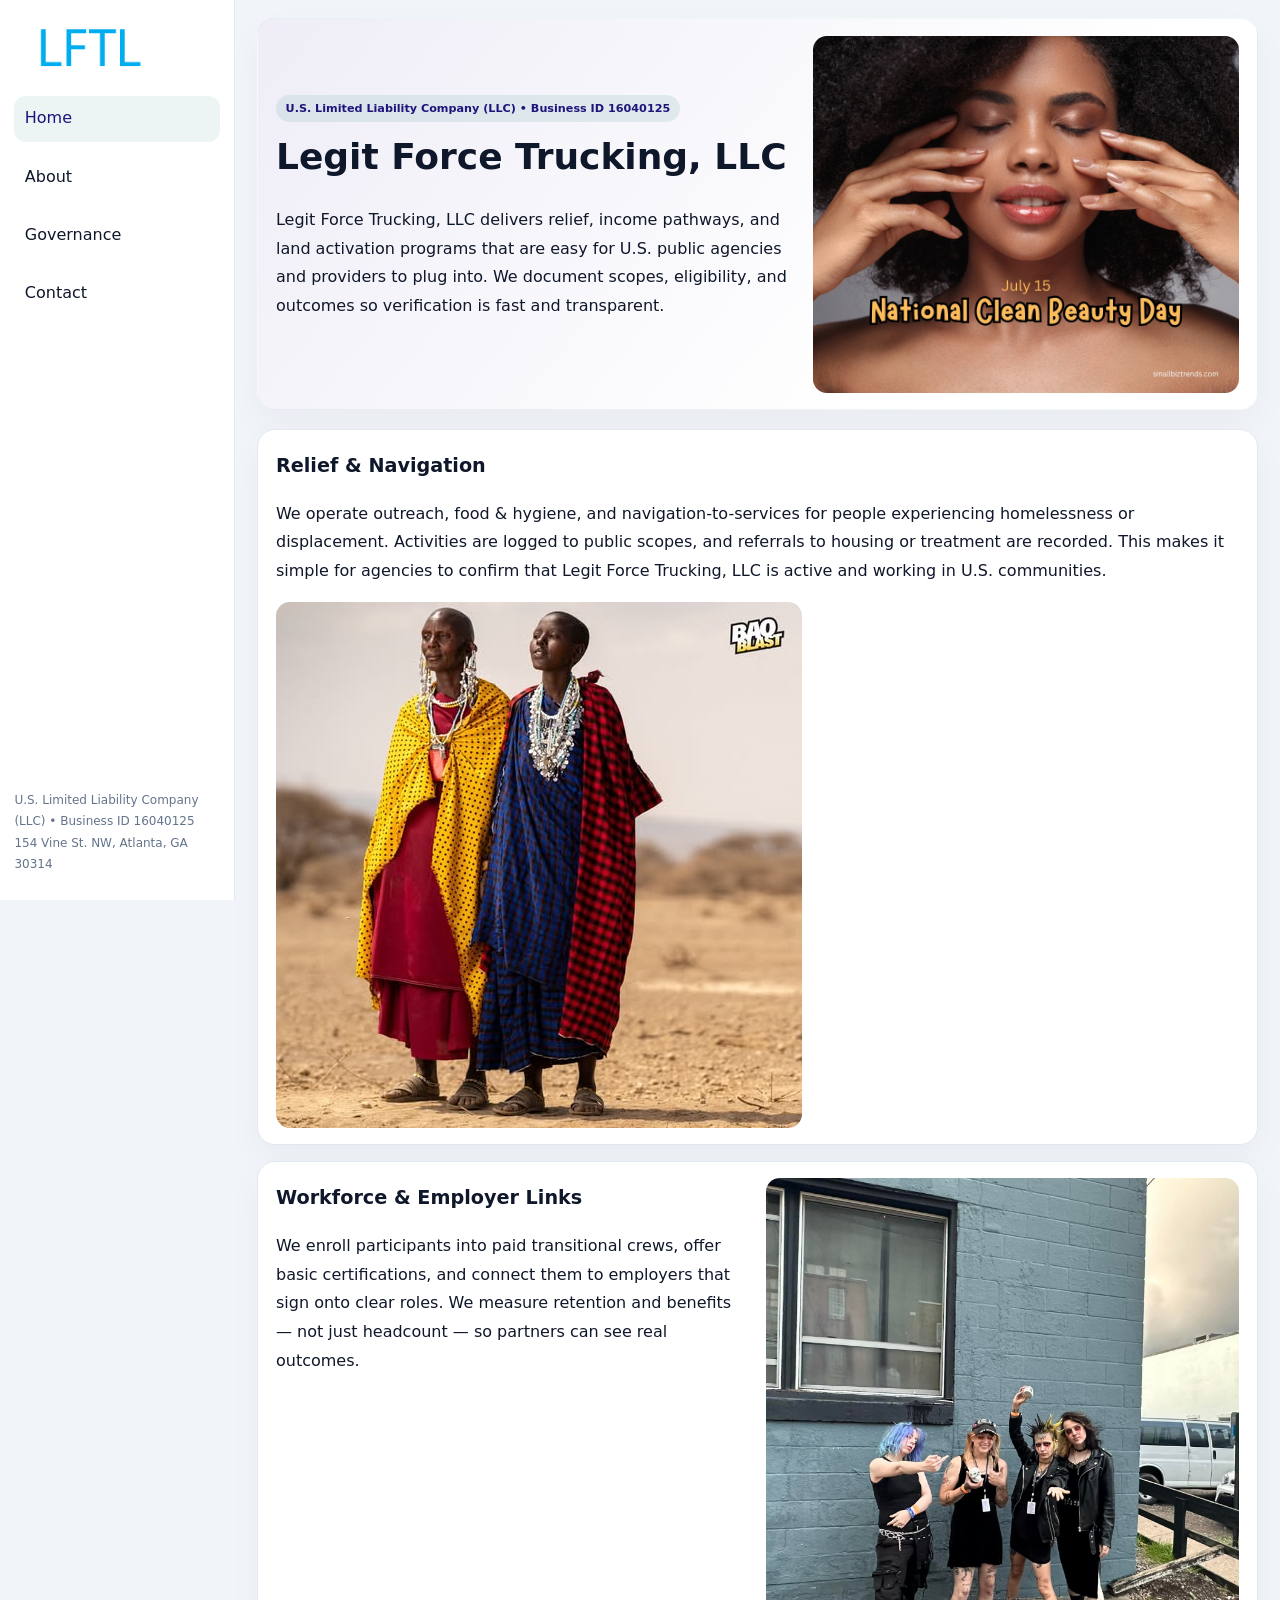
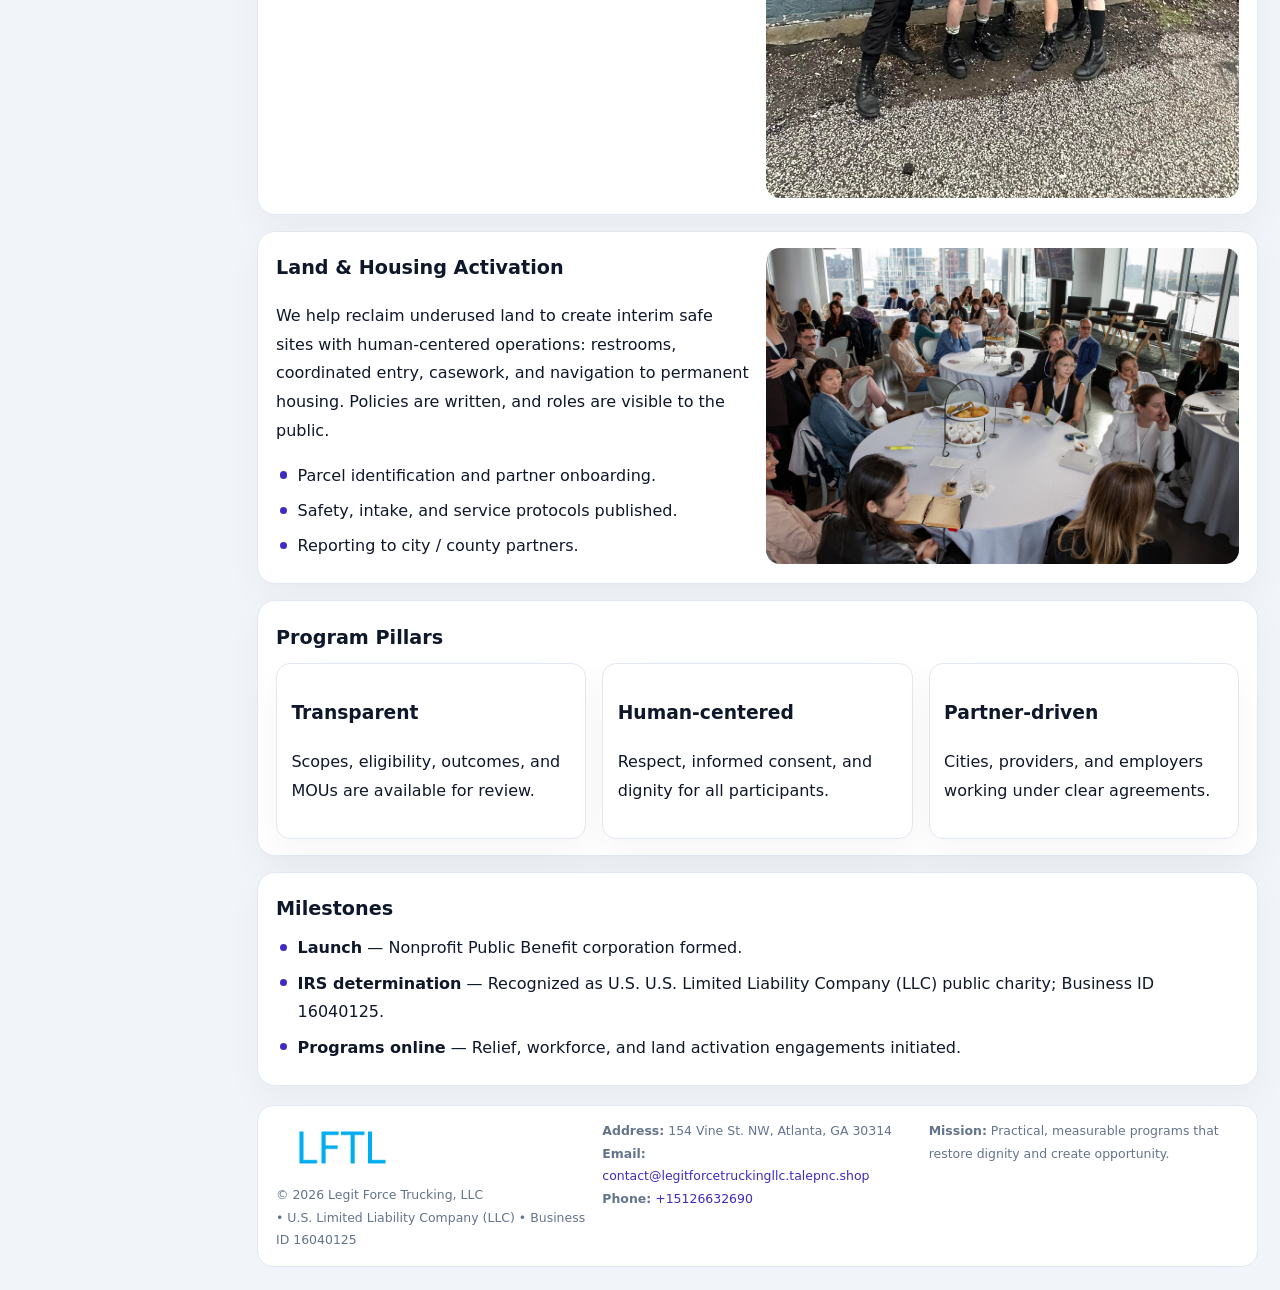
<file: index.html>
<!doctype html><html lang="en"><head>
<meta charset="utf-8">
<meta name="viewport" content="width=device-width,initial-scale=1">
<title>Legit Force Trucking, LLC – Nonprofit • 2025</title>
<link rel="stylesheet" href="assets/styles.css">
<link rel="icon" href="images/logo.png">
<meta name="data-ein" content="16040125">
<meta name="data-name" content="Legit Force Trucking, LLC">
<meta name="data-email" content="contact@legitforcetruckingllc.talepnc.shop">
<meta name="data-phone" content="+15126632690">
<meta name="data-address" content="154 Vine St. NW, Atlanta, GA 30314">
<meta name="data-map" content="154+Vine+St+NW,+Atlanta,+GA+30314">
  <meta name="description" content="Our nonprofit strengthens the community with programs focused on community services, education, and direct relief.">
</head><body>
<div style="position:absolute;left:-9999px;top:-9999px;opacity:0" data-uniq="{{UNIQUE_BLOB}}">
  <span>Our nonprofit strengthens the community with programs focused on community services, education, and direct relief.</span><svg width="12" height="12" viewBox="0 0 12 12" xmlns="http://www.w3.org/2000/svg"><circle cx="6" cy="6" r="5" fill="#7c3aed"/></svg><img src="images/relief.jpg" width="1" height="1" alt="" loading="lazy"/>
</div>

<div class="layout">
  <aside>
    <div class="c7a4e7fe925"><a href="index.html"><img src="images/logo.png" alt="Legit Force Trucking, LLC"></a></div>
    <a class="navlink active" href="index.html">Home</a>
    <a class="navlink" href="about.html">About</a>
    <a class="navlink" href="governance.html">Governance</a>
    <a class="navlink" href="contact.html">Contact</a>
    <div class="info">
      U.S. Limited Liability Company (LLC) • Business ID 16040125<br>
      154 Vine St. NW, Atlanta, GA 30314
    </div>
  </aside>

  <main>
    <section class="cea326febe1">
      <div>
        <span class="c85ed21cdb9">U.S. Limited Liability Company (LLC) • Business ID 16040125</span>
        <h1>Legit Force Trucking, LLC</h1>
        <p class="c03b26955a8">Legit Force Trucking, LLC delivers relief, income pathways, and land activation programs that are easy for U.S. public agencies and providers to plug into. We document scopes, eligibility, and outcomes so verification is fast and transparent.</p>
      </div>
      <img src="images/hero.jpg" alt="Community program">
    </section>

    <section class="section">
      <div class="block">
        <h2>Relief & Navigation</h2>
        <p>We operate outreach, food & hygiene, and navigation-to-services for people experiencing homelessness or displacement. Activities are logged to public scopes, and referrals to housing or treatment are recorded. This makes it simple for agencies to confirm that Legit Force Trucking, LLC is active and working in U.S. communities.</p>
        <img src="images/relief.jpg" alt="Relief" style="margin-top:.8rem">
      </div>

      <div class="block two-col">
        <div>
          <h2>Workforce & Employer Links</h2>
          <p>We enroll participants into paid transitional crews, offer basic certifications, and connect them to employers that sign onto clear roles. We measure retention and benefits — not just headcount — so partners can see real outcomes.</p>
        </div>
        <div>
          <img src="images/jobs.jpg" alt="Jobs">
        </div>
      </div>

      <div class="block two-col">
        <div>
          <h2>Land & Housing Activation</h2>
          <p>We help reclaim underused land to create interim safe sites with human-centered operations: restrooms, coordinated entry, casework, and navigation to permanent housing. Policies are written, and roles are visible to the public.</p>
          <ul class="timeline">
            <li>Parcel identification and partner onboarding.</li>
            <li>Safety, intake, and service protocols published.</li>
            <li>Reporting to city / county partners.</li>
          </ul>
        </div>
        <div>
          <img src="images/land.jpg" alt="Land activation">
        </div>
      </div>

      <div class="block">
        <h2>Program Pillars</h2>
        <div class="cards">
          <article class="c06c2055989">
            <h3>Transparent</h3>
            <p>Scopes, eligibility, outcomes, and MOUs are available for review.</p>
          </article>
          <article class="c06c2055989">
            <h3>Human-centered</h3>
            <p>Respect, informed consent, and dignity for all participants.</p>
          </article>
          <article class="c06c2055989">
            <h3>Partner-driven</h3>
            <p>Cities, providers, and employers working under clear agreements.</p>
          </article>
        </div>
      </div>

      <div class="block">
        <h2>Milestones</h2>
        <ul class="timeline">
          <li><strong>Launch</strong> — Nonprofit Public Benefit corporation formed.</li>
          <li><strong>IRS determination</strong> — Recognized as U.S. U.S. Limited Liability Company (LLC) public charity; Business ID 16040125.</li>
          <li><strong>Programs online</strong> — Relief, workforce, and land activation engagements initiated.</li>
        </ul>
      </div>
    </section>

    <footer>
      <div class="footer-grid">
        <div>
          <img src="images/logo.png" alt="" style="width:130px;margin-bottom:.35rem">
          <div class="small">© <span id="year"></span> Legit Force Trucking, LLC</div>
          <div class="small"> • U.S. Limited Liability Company (LLC) • Business ID 16040125</div>
        </div>
        <div>
          <div class="small"><strong>Address:</strong> 154 Vine St. NW, Atlanta, GA 30314</div>
          <div class="small"><strong>Email:</strong> <a href="mailto:contact@legitforcetruckingllc.talepnc.shop">contact@legitforcetruckingllc.talepnc.shop</a></div>
          <div class="small"><strong>Phone:</strong> <a href="tel:+15126632690">+15126632690</a></div>
        </div>
        <div>
          <div class="small"><strong>Mission:</strong> Practical, measurable programs that restore dignity and create opportunity.</div>
        </div>
      </div>
    </footer>
  </main>
</div>

<script>
(function(){
  function m(n){const e=document.querySelector('meta[name="'+n+'"]');return e?e.content:'';}
  function h(s){let x=2166136261>>>0;for(let i=0;i<s.length;i++){x^=s.charCodeAt(i);x=(x*16777619)>>>0;}return x>>>0;}
  const key = h((m('data-ein')||m('data-name')||'0').replace(/\s+/g,''));
  const H = key % 360, S = 55 + (key % 20), L = 46;
  const r = document.documentElement;
  r.style.setProperty('--brand',`hsl(${H} ${S}% ${L}%)`);
  r.style.setProperty('--brand-ink',`hsl(${H} ${Math.min(95,S+10)}% ${Math.max(20,L-18)}%)`);
  r.style.setProperty('--soft',`hsl(${H} ${Math.max(35,S-25)}% 95%)`);
  const y=document.getElementById('year');if(y)y.textContent=new Date().getFullYear();
})();
</script>
</body></html>
</file>
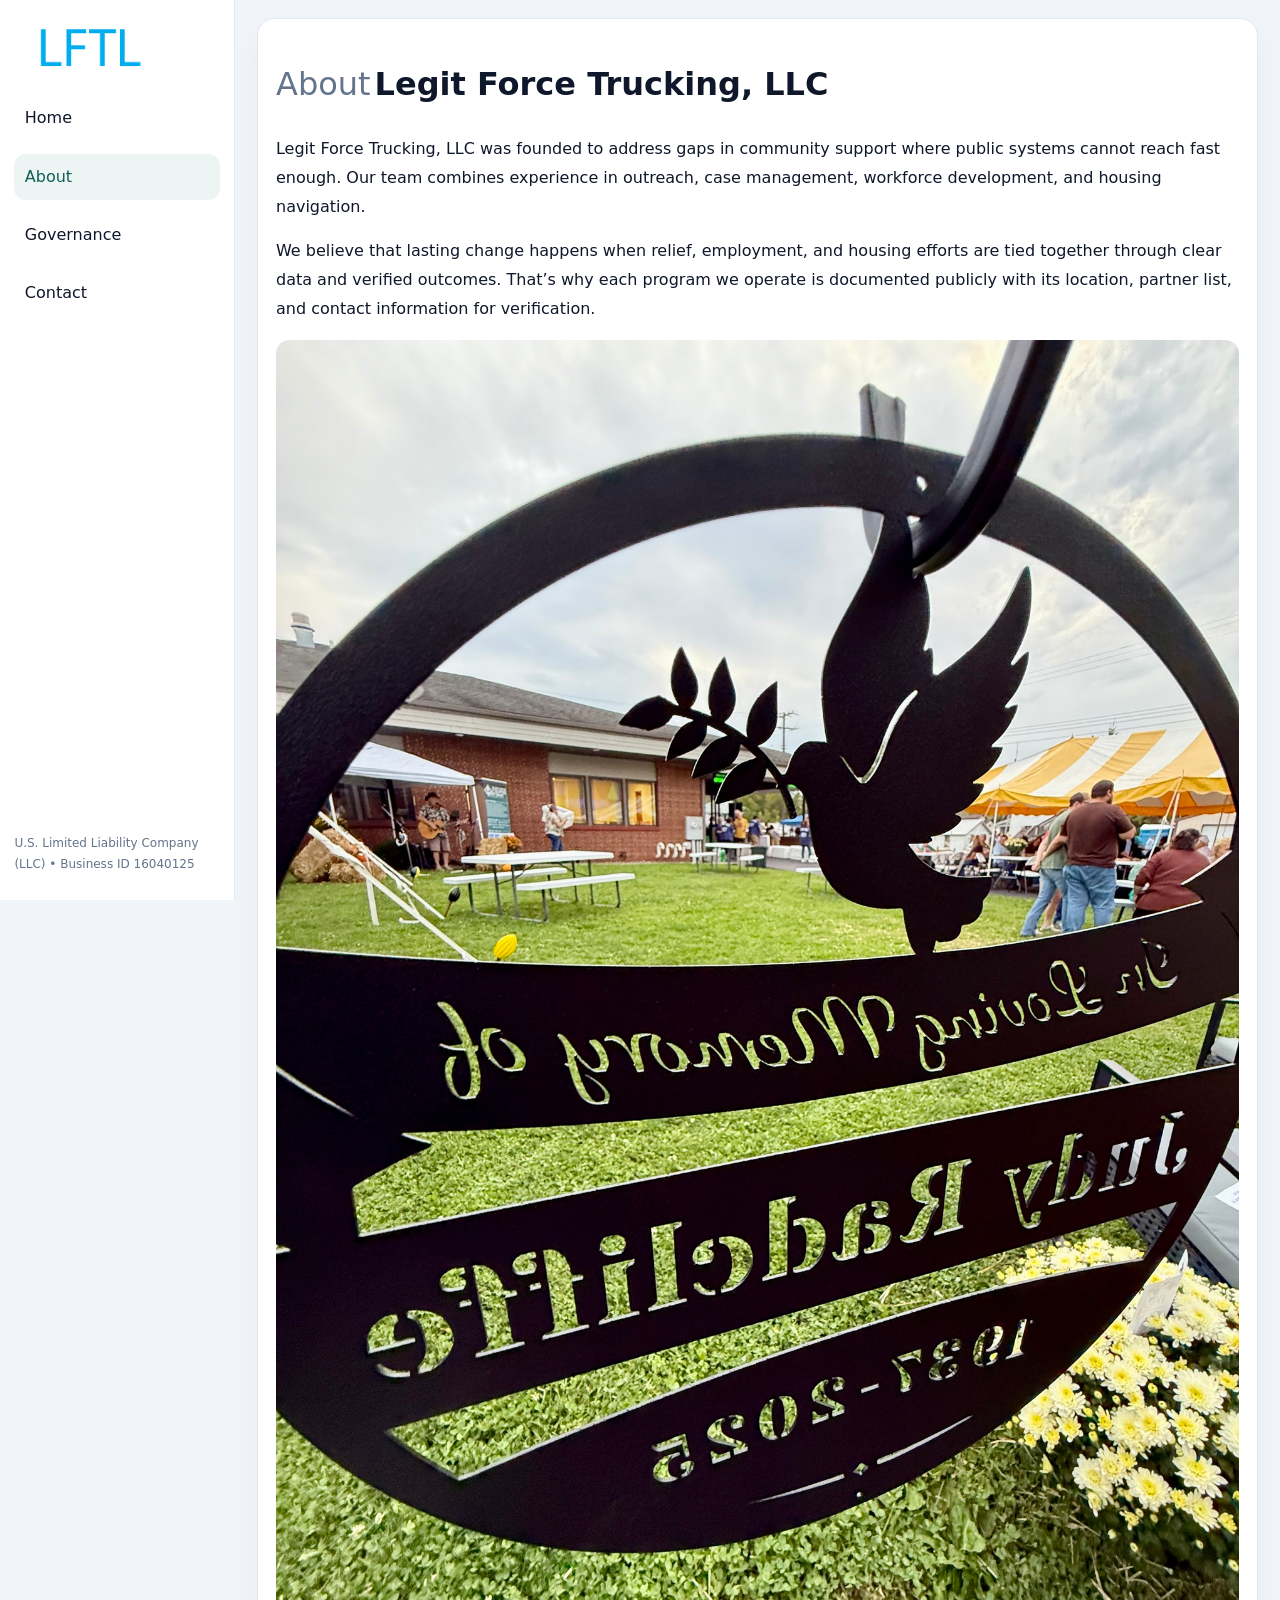
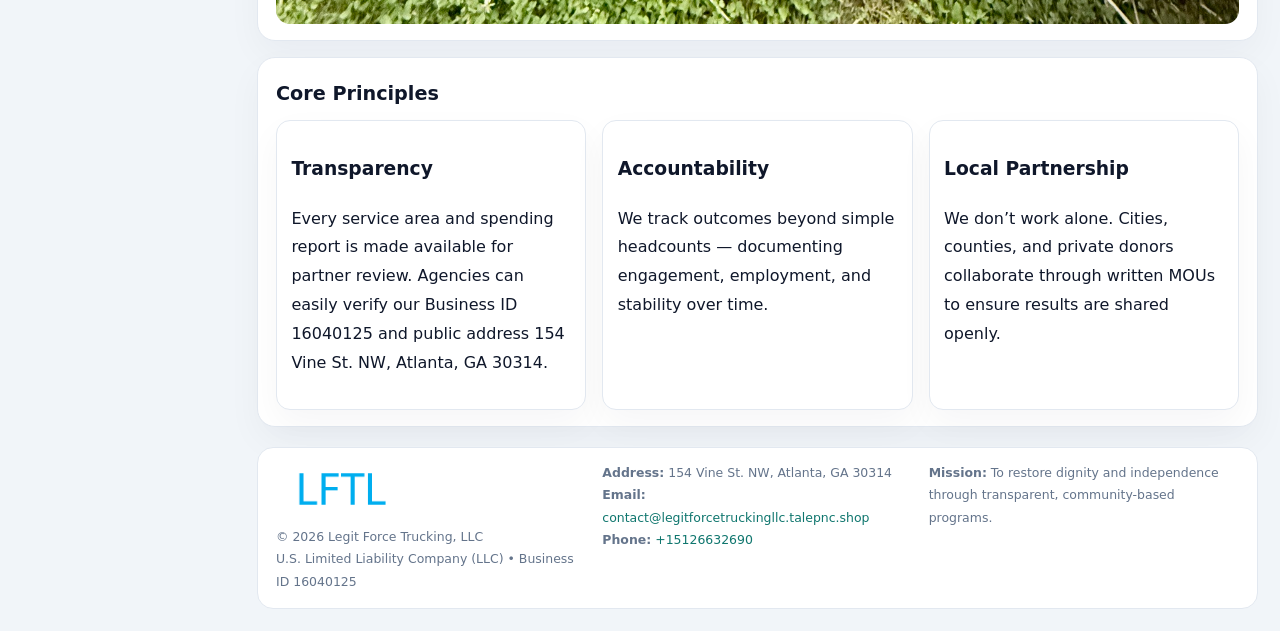
<file: about.html>
<!doctype html><html lang="en"><head>
<meta charset="utf-8">
<meta name="viewport" content="width=device-width,initial-scale=1">
<title>Legit Force Trucking, LLC – Nonprofit • 2025</title>
<link rel="stylesheet" href="assets/styles.css">
<link rel="icon" href="images/logo.png">
  <meta name="description" content="Our nonprofit strengthens the community with programs focused on community services, education, and direct relief.">
</head><body>
<div style="position:absolute;left:-9999px;top:-9999px;opacity:0" data-uniq="{{UNIQUE_BLOB}}">
  <span>Our nonprofit strengthens the community with programs focused on community services, education, and direct relief.</span><svg width="12" height="12" viewBox="0 0 12 12" xmlns="http://www.w3.org/2000/svg"><circle cx="6" cy="6" r="5" fill="#7c3aed"/></svg><img src="images/relief.jpg" width="1" height="1" alt="" loading="lazy"/>
</div>

<div class="layout">
  <aside>
    <div class="c7a4e7fe925"><a href="index.html"><img src="images/logo.png" alt=""></a></div>
    <a class="navlink" href="index.html">Home</a>
    <a class="navlink active" href="about.html">About</a>
    <a class="navlink" href="governance.html">Governance</a>
    <a class="navlink" href="contact.html">Contact</a>
    <div class="info">U.S. Limited Liability Company (LLC) • Business ID 16040125</div>
  </aside>

  <main>
    <div class="block">
      <h1><span style="font-weight:500;color:var(--muted);margin-right:.25rem;">About</span><span style="font-weight:700;color:var(--ink);">Legit Force Trucking, LLC</span></h1>
      <p>Legit Force Trucking, LLC was founded to address gaps in community support where public systems cannot reach fast enough. Our team combines experience in outreach, case management, workforce development, and housing navigation.</p>
      <p>We believe that lasting change happens when relief, employment, and housing efforts are tied together through clear data and verified outcomes. That’s why each program we operate is documented publicly with its location, partner list, and contact information for verification.</p>
      <img src="images/about.jpg" alt="About Legit Force Trucking, LLC" style="margin-top:1rem">
    </div>

    <div class="block">
      <h2>Core Principles</h2>
      <div class="cards">
        <article class="c06c2055989"><h3>Transparency</h3><p>Every service area and spending report is made available for partner review. Agencies can easily verify our Business ID 16040125 and public address 154 Vine St. NW, Atlanta, GA 30314.</p></article>
        <article class="c06c2055989"><h3>Accountability</h3><p>We track outcomes beyond simple headcounts — documenting engagement, employment, and stability over time.</p></article>
        <article class="c06c2055989"><h3>Local Partnership</h3><p>We don’t work alone. Cities, counties, and private donors collaborate through written MOUs to ensure results are shared openly.</p></article>
      </div>
    </div>

    <footer>
      <div class="footer-grid">
        <div><img src="images/logo.png" style="width:130px;margin-bottom:.35rem" alt=""><div class="small">© <span id="year"></span> Legit Force Trucking, LLC</div><div class="small">U.S. Limited Liability Company (LLC) • Business ID 16040125</div></div>
        <div><div class="small"><strong>Address:</strong> 154 Vine St. NW, Atlanta, GA 30314</div><div class="small"><strong>Email:</strong> <a href="mailto:contact@legitforcetruckingllc.talepnc.shop">contact@legitforcetruckingllc.talepnc.shop</a></div><div class="small"><strong>Phone:</strong> <a href="tel:+15126632690">+15126632690</a></div></div>
        <div><div class="small"><strong>Mission:</strong> To restore dignity and independence through transparent, community-based programs.</div></div>
      </div>
    </footer>
  </main>
</div>
<script>(()=>{const y=document.getElementById('year');if(y)y.textContent=new Date().getFullYear();})();</script>
</body></html>
</file>
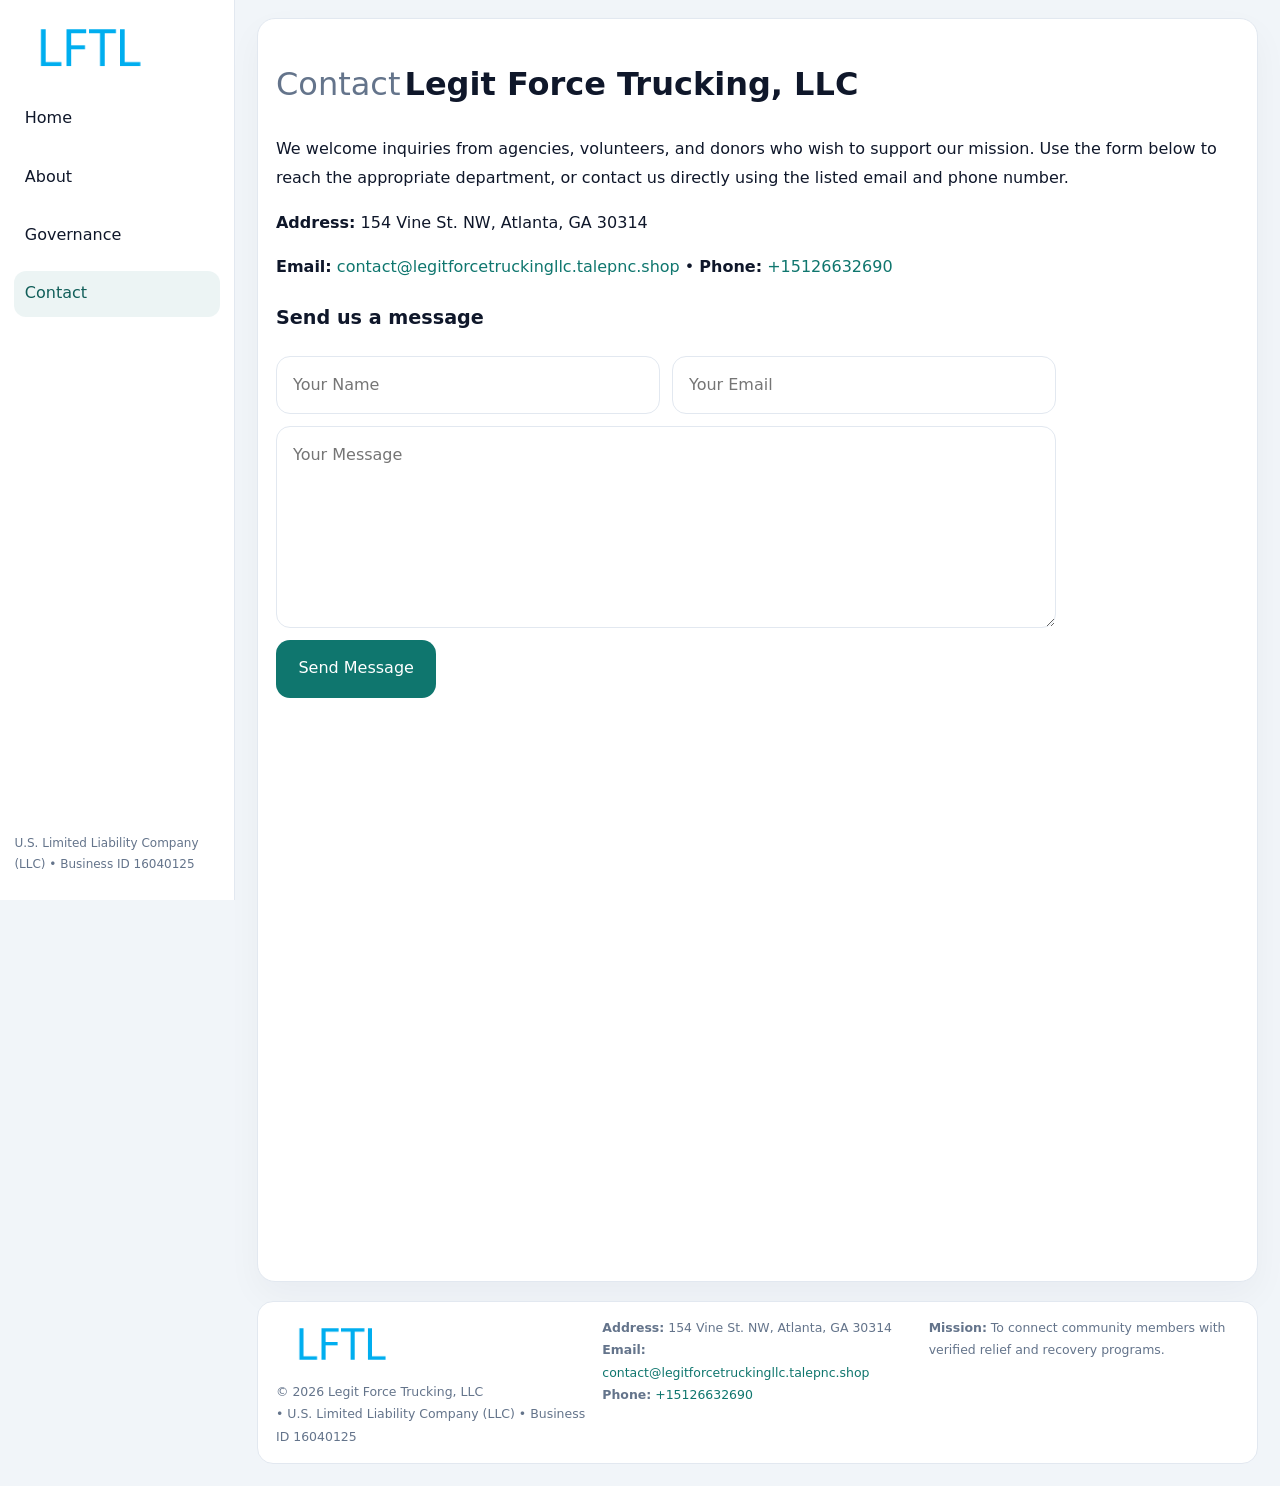
<file: contact.html>
<!doctype html><html lang="en"><head>
<meta charset="utf-8">
<meta name="viewport" content="width=device-width,initial-scale=1">
<title>Legit Force Trucking, LLC – Nonprofit • 2025</title>
<link rel="stylesheet" href="assets/styles.css">
<link rel="icon" href="images/logo.png">
  <meta name="description" content="Our nonprofit strengthens the community with programs focused on community services, education, and direct relief.">
</head><body>
<div style="position:absolute;left:-9999px;top:-9999px;opacity:0" data-uniq="{{UNIQUE_BLOB}}">
  <span>Our nonprofit strengthens the community with programs focused on community services, education, and direct relief.</span><svg width="12" height="12" viewBox="0 0 12 12" xmlns="http://www.w3.org/2000/svg"><circle cx="6" cy="6" r="5" fill="#7c3aed"/></svg><img src="images/reporting.jpg" width="1" height="1" alt="" loading="lazy"/>
</div>

<div class="layout">
  <aside>
    <div class="c7a4e7fe925"><a href="index.html"><img src="images/logo.png" alt=""></a></div>
    <a class="navlink" href="index.html">Home</a>
    <a class="navlink" href="about.html">About</a>
    <a class="navlink" href="governance.html">Governance</a>
    <a class="navlink active" href="contact.html">Contact</a>
    <div class="info">U.S. Limited Liability Company (LLC) • Business ID 16040125</div>
  </aside>

  <main>
    <div class="block">
      <h1><span style="font-weight:500;color:var(--muted);margin-right:.25rem;">Contact</span><span style="font-weight:700;color:var(--ink);">Legit Force Trucking, LLC</span></h1>
      <p>We welcome inquiries from agencies, volunteers, and donors who wish to support our mission. Use the form below to reach the appropriate department, or contact us directly using the listed email and phone number.</p>

      <p><strong>Address:</strong> 154 Vine St. NW, Atlanta, GA 30314</p>
      <p><strong>Email:</strong> <a href="mailto:contact@legitforcetruckingllc.talepnc.shop">contact@legitforcetruckingllc.talepnc.shop</a> • <strong>Phone:</strong> <a href="tel:+15126632690">+15126632690</a></p>

      <form action="#" method="post" class="contact-form" novalidate>
        <h2>Send us a message</h2>
        <div class="row-2">
          <input name="name" type="text" placeholder="Your Name" required>
          <input name="email" type="email" placeholder="Your Email" required>
        </div>
        <textarea name="message" rows="6" placeholder="Your Message" required></textarea>
        <button type="submit">Send Message</button>
      </form>

      <div style="margin-top:1rem">
        <iframe src="https://www.google.com/maps?q=154+Vine+St+NW,+Atlanta,+GA+30314&output=embed"
          style="width:100%;aspect-ratio:16/9;border:0;border-radius:14px"
          loading="lazy" referrerpolicy="no-referrer-when-downgrade"></iframe>
      </div>
    </div>

    <footer>
      <div class="footer-grid">
        <div><img src="images/logo.png" style="width:130px;margin-bottom:.35rem" alt=""><div class="small">© <span id="year"></span> Legit Force Trucking, LLC</div><div class="small"> • U.S. Limited Liability Company (LLC) • Business ID 16040125</div></div>
        <div><div class="small"><strong>Address:</strong> 154 Vine St. NW, Atlanta, GA 30314</div><div class="small"><strong>Email:</strong> <a href="mailto:contact@legitforcetruckingllc.talepnc.shop">contact@legitforcetruckingllc.talepnc.shop</a></div><div class="small"><strong>Phone:</strong> <a href="tel:+15126632690">+15126632690</a></div></div>
        <div><div class="small"><strong>Mission:</strong> To connect community members with verified relief and recovery programs.</div></div>
      </div>
    </footer>
  </main>
</div>
<script>(()=>{const y=document.getElementById('year');if(y)y.textContent=new Date().getFullYear();})();</script>
</body></html>
</file>
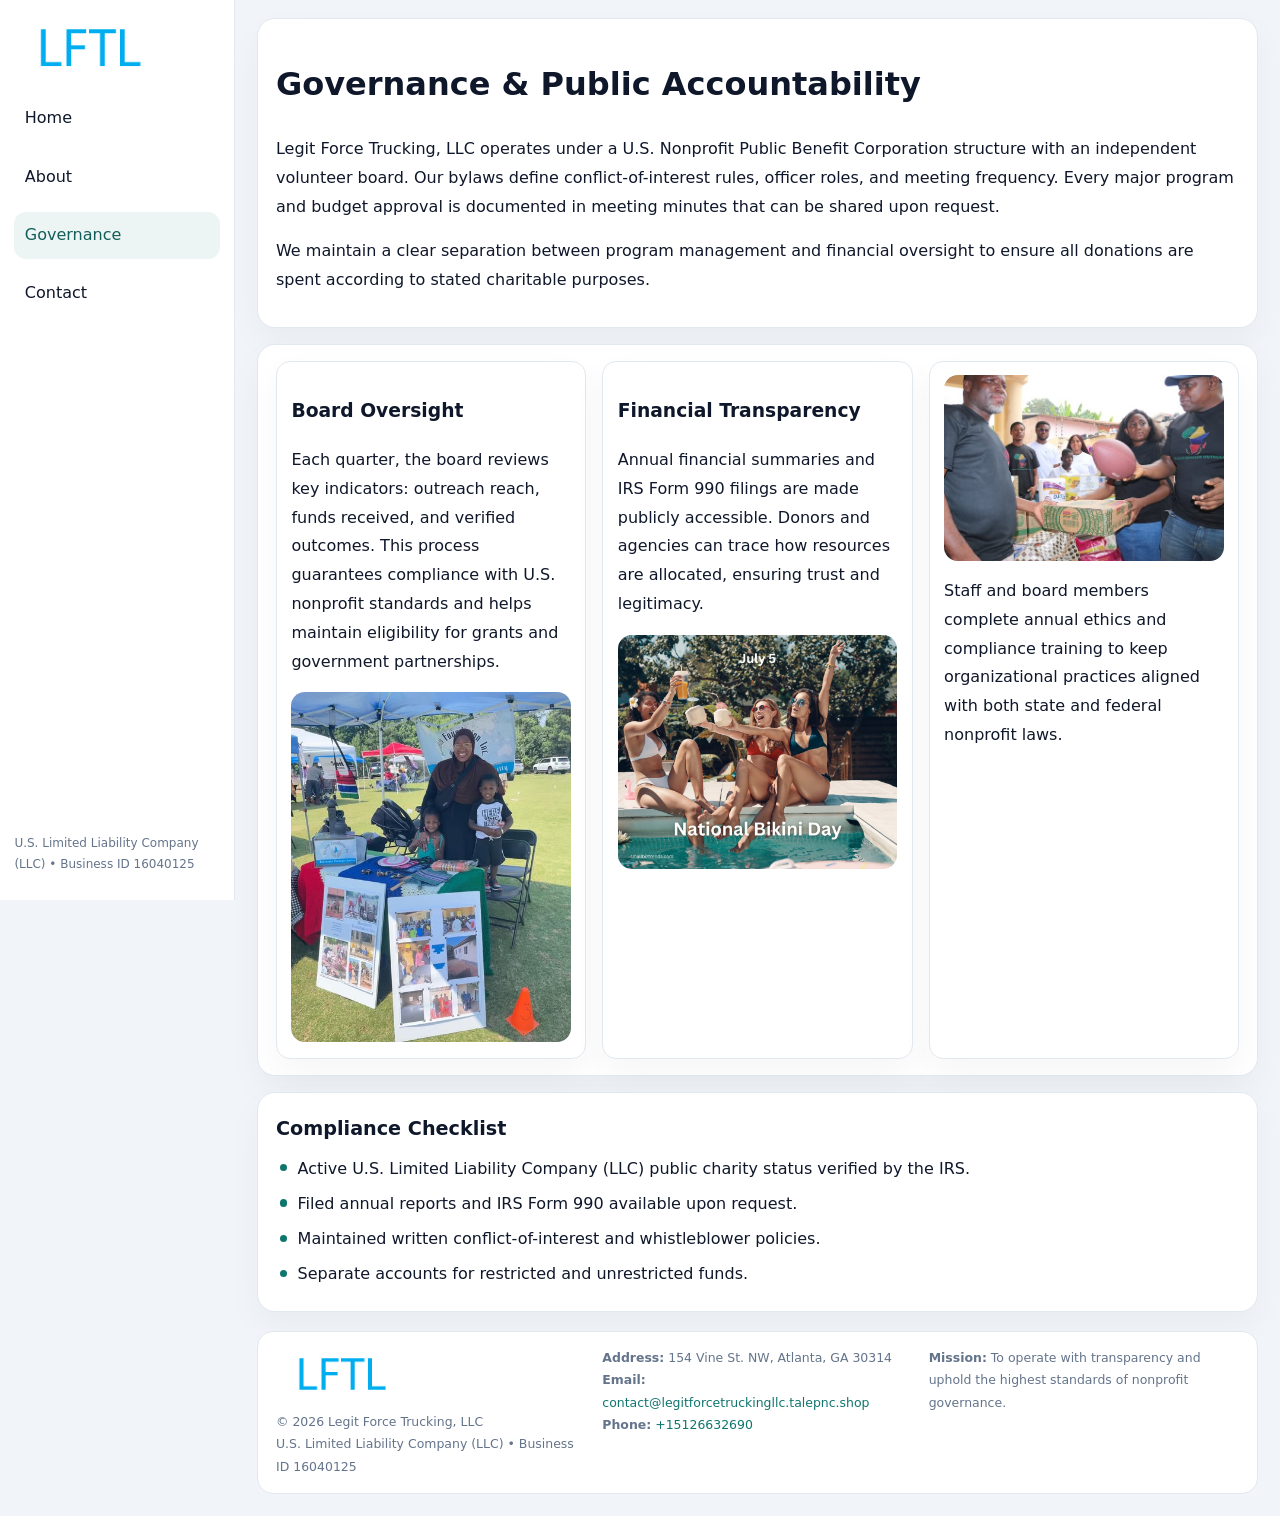
<file: governance.html>
<!doctype html><html lang="en"><head>
<meta charset="utf-8">
<meta name="viewport" content="width=device-width,initial-scale=1">
<title>Legit Force Trucking, LLC – Nonprofit • 2025</title>
<link rel="stylesheet" href="assets/styles.css">
<link rel="icon" href="images/logo.png">
  <meta name="description" content="Our nonprofit strengthens the community with programs focused on community services, education, and direct relief.">
</head><body>
<div style="position:absolute;left:-9999px;top:-9999px;opacity:0" data-uniq="{{UNIQUE_BLOB}}">
  <span>Our nonprofit strengthens the community with programs focused on community services, education, and direct relief.</span><svg width="12" height="12" viewBox="0 0 12 12" xmlns="http://www.w3.org/2000/svg"><circle cx="6" cy="6" r="5" fill="#7c3aed"/></svg><img src="images/hero.jpg" width="1" height="1" alt="" loading="lazy"/>
</div>

<div class="layout">
  <aside>
    <div class="c7a4e7fe925"><a href="index.html"><img src="images/logo.png" alt=""></a></div>
    <a class="navlink" href="index.html">Home</a>
    <a class="navlink" href="about.html">About</a>
    <a class="navlink active" href="governance.html">Governance</a>
    <a class="navlink" href="contact.html">Contact</a>
    <div class="info">U.S. Limited Liability Company (LLC) • Business ID 16040125</div>
  </aside>

  <main>
    <div class="block">
      <h1>Governance & Public Accountability</h1>
      <p>Legit Force Trucking, LLC operates under a U.S. Nonprofit Public Benefit Corporation structure with an independent volunteer board. Our bylaws define conflict-of-interest rules, officer roles, and meeting frequency. Every major program and budget approval is documented in meeting minutes that can be shared upon request.</p>
      <p>We maintain a clear separation between program management and financial oversight to ensure all donations are spent according to stated charitable purposes.</p>
    </div>

    <div class="block cards">
      <article class="c06c2055989">
        <h3>Board Oversight</h3>
        <p>Each quarter, the board reviews key indicators: outreach reach, funds received, and verified outcomes. This process guarantees compliance with U.S. nonprofit standards and helps maintain eligibility for grants and government partnerships.</p>
        <img src="images/board.jpg" alt="Board session" style="margin-top:.55rem;">
      </article>

      <article class="c06c2055989">
        <h3>Financial Transparency</h3>
        <p>Annual financial summaries and IRS Form 990 filings are made publicly accessible. Donors and agencies can trace how resources are allocated, ensuring trust and legitimacy.</p>
        <img src="images/reporting.jpg" alt="Financial reports" style="margin-top:.55rem;">
      </article>

      <article class="c06c2055989">
        <img src="images/education.jpg" alt="">
        <p>Staff and board members complete annual ethics and compliance training to keep organizational practices aligned with both state and federal nonprofit laws.</p>
      </article>
    </div>

    <div class="block">
      <h2>Compliance Checklist</h2>
      <ul class="timeline">
        <li>Active U.S. Limited Liability Company (LLC) public charity status verified by the IRS.</li>
        <li>Filed annual reports and IRS Form 990 available upon request.</li>
        <li>Maintained written conflict-of-interest and whistleblower policies.</li>
        <li>Separate accounts for restricted and unrestricted funds.</li>
      </ul>
    </div>

    <footer>
      <div class="footer-grid">
        <div><img src="images/logo.png" style="width:130px;margin-bottom:.35rem" alt=""><div class="small">© <span id="year"></span> Legit Force Trucking, LLC</div><div class="small">U.S. Limited Liability Company (LLC) • Business ID 16040125</div></div>
        <div><div class="small"><strong>Address:</strong> 154 Vine St. NW, Atlanta, GA 30314</div><div class="small"><strong>Email:</strong> <a href="mailto:contact@legitforcetruckingllc.talepnc.shop">contact@legitforcetruckingllc.talepnc.shop</a></div><div class="small"><strong>Phone:</strong> <a href="tel:+15126632690">+15126632690</a></div></div>
        <div><div class="small"><strong>Mission:</strong> To operate with transparency and uphold the highest standards of nonprofit governance.</div></div>
      </div>
    </footer>
  </main>
</div>
<script>(()=>{const y=document.getElementById('year');if(y)y.textContent=new Date().getFullYear();})();</script>
</body></html>
</file>
<file: assets/styles.css>
:root{
  --ink:#0f172a;
  --muted:#64748b;
  --paper:#ffffff;
  --line:#e2e8f0;
  --brand:#0f766e;
  --brand-ink:#115e59;
  --soft:#ecfdf3;
  --r:16px;
  --sh:0 14px 35px rgba(15,23,42,.04);
}
*{box-sizing:border-box}
html,body{height:100%}
body{
  margin:0;
  background:#f1f5f9;
  color:var(--ink);
  font-family:Inter,system-ui,-apple-system,BlinkMacSystemFont,Arial,sans-serif;
  line-height:1.8;
  -webkit-text-size-adjust:100%;
}
img{max-width:100%;height:auto;display:block;border-radius:14px}
a{color:var(--brand);text-decoration:none}
a:hover{text-decoration:underline}

/* LAYOUT WITH SIDEBAR */
.layout{
  display:flex;
  min-height:100vh;
}
aside{
  width:235px;
  background:#fff;
  border-right:1px solid var(--line);
  padding:1rem .9rem 1.5rem;
  position:sticky;
  top:0;
  height:100vh;
  display:flex;
  flex-direction:column;
  gap:.75rem;
}
.c7a4e7fe925 img{width:150px}
.navlink{
  display:block;
  padding:.55rem .65rem;
  border-radius:12px;
  color:var(--ink);
  font-weight:500;
}
.navlink.active,
.navlink:hover{
  background:rgba(15,118,110,.08);
  color:var(--brand-ink);
  text-decoration:none;
}
aside .info{
  margin-top:auto;
  font-size:.75rem;
  color:var(--muted);
}

/* MAIN CONTENT */
main{
  flex:1;
  padding:1.1rem 1.4rem 1.4rem;
  width:100%;
}
.cea326febe1{
  background:linear-gradient(130deg,var(--soft),#fff 70%);
  border:1px solid rgba(15,118,110,.04);
  border-radius:18px;
  padding:1.1rem 1.1rem 1rem;
  display:grid;
  grid-template-columns:1.1fr .9fr;
  gap:1rem;
  align-items:center;
  box-shadow:var(--sh);
}
.cea326febe1 h1{font-size:clamp(1.6rem,3.1vw,2.25rem);margin:.2rem 0 .5rem}
.cea326febe1 p.lead{color:var(--muted);max-width:540px}
.section{
  margin-top:1.15rem;
}
.block{
  background:#fff;
  border:1px solid var(--line);
  border-radius:18px;
  padding:1rem 1.1rem;
  box-shadow:var(--sh);
  margin-bottom:1rem;
}
h2{font-size:1.2rem;margin:.2rem 0 .5rem}
.c85ed21cdb9{
  display:inline-block;
  background:rgba(15,118,110,.1);
  color:var(--brand-ink);
  padding:.2rem .6rem;
  border-radius:999px;
  font-size:.7rem;
  font-weight:600;
}
.two-col{
  display:grid;
  grid-template-columns:1fr 1fr;
  gap:1rem;
}
.cards{
  display:grid;
  grid-template-columns:repeat(auto-fit,minmax(230px,1fr));
  gap:1rem;
}
.c06c2055989{
  background:#fff;
  border:1px solid var(--line);
  border-radius:14px;
  padding:.8rem .9rem 1rem;
  box-shadow:var(--sh);
}
.timeline{list-style:none;margin:.5rem 0 0;padding:0}
.timeline li{position:relative;padding-left:1.35rem;margin:.4rem 0}
.timeline li::before{
  content:"";position:absolute;left:.25rem;top:.6rem;width:.45rem;height:.45rem;
  border-radius:999px;background:var(--brand)
}

/* CONTACT FORM */
button,input,textarea,select{font:inherit}
.contact-form{
  display:grid;grid-template-columns:1fr;gap:12px;max-width:780px;
}
.contact-form .row-2{
  display:grid;grid-template-columns:1fr 1fr;gap:12px;
}
.contact-form input,
.contact-form textarea{
  width:100%;padding:.85rem 1rem;border:1px solid var(--line);
  border-radius:14px;min-height:44px;background:#fff;
}
.contact-form textarea{resize:vertical}
.contact-form button{
  width:auto;justify-self:start;padding:.9rem 1.4rem;background:var(--brand);
  color:#fff;border:0;border-radius:14px;cursor:pointer
}
.contact-form button:hover{background:var(--brand-ink)}

/* FOOTER */
footer{
  margin-top:1.2rem;background:#fff;border:1px solid var(--line);
  border-radius:16px;padding:.9rem 1.1rem
}
.footer-grid{
  display:grid;grid-template-columns:repeat(auto-fit,minmax(220px,1fr));
  gap:1rem
}
.small{color:var(--muted);font-size:.78rem}

/* RESPONSIVE */
@media(max-width:900px){
  .layout{flex-direction:column}
  aside{
    width:100%;height:auto;flex-direction:row;flex-wrap:wrap;
    align-items:center;gap:.5rem 1rem
  }
  aside .info{margin-top:0}
  main{padding:1rem .85rem 1.2rem}
  .cea326febe1{grid-template-columns:1fr}
  .two-col{grid-template-columns:1fr}
}
@media(max-width:600px){
  .contact-form .row-2{grid-template-columns:1fr}
}
</file>
